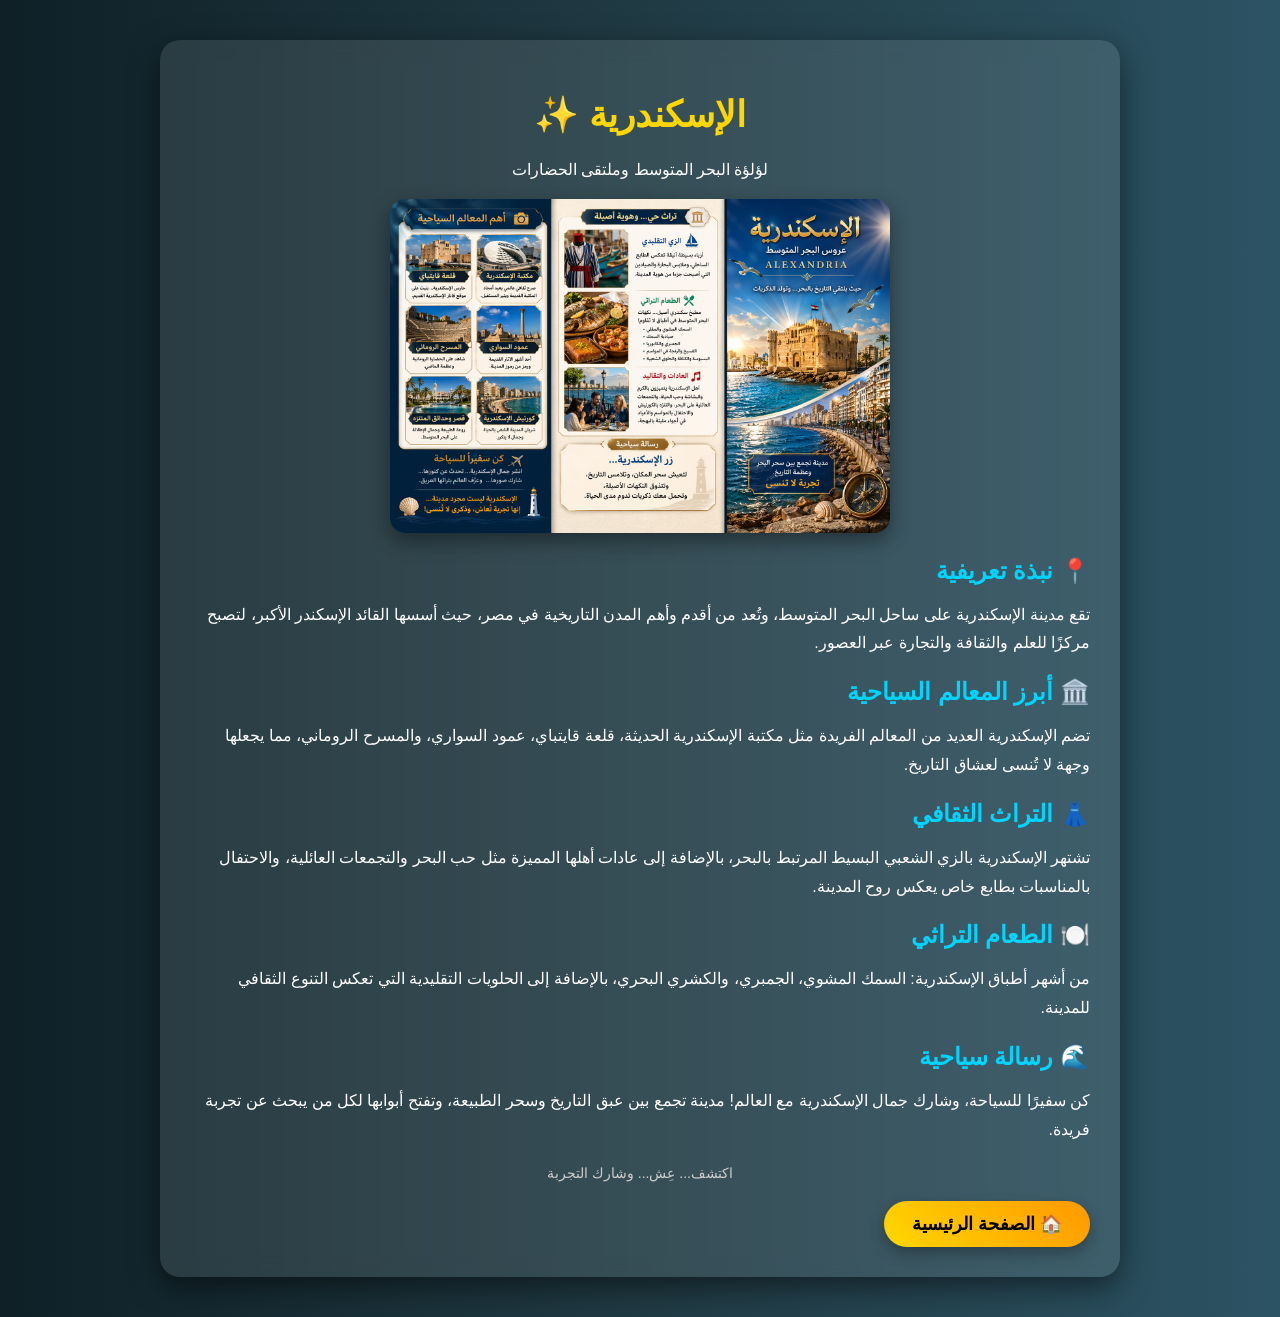
<file: بطاقة تعريفية سفير السياحة/بطاقة تعريفيةسفير السياحة (عن مدينة الاسكندرية)/Alexandria.html>
<!DOCTYPE html><html lang="ar" dir="rtl">
<head>
<meta charset="UTF-8">
<meta name="viewport" content="width=device-width, initial-scale=1.0">
<title>الإسكندرية - لؤلؤة البحر المتوسط</title>
<style>
body {
    font-family: 'Cairo', sans-serif;
    background: linear-gradient(to right, #0f2027, #203a43, #2c5364);
    margin: 0;
    padding: 0;
    color: #fff;
}
.card {
    max-width: 900px;
    margin: 40px auto;
    background: rgba(255,255,255,0.1);
    border-radius: 20px;
    padding: 30px;
    box-shadow: 0 10px 30px rgba(0,0,0,0.5);
    backdrop-filter: blur(10px);
}
.header {
    text-align: center;
    margin-bottom: 20px;
}
.header h1 {
    font-size: 36px;
    color: #ffd700;
}
.section {
    margin-bottom: 20px;
}
.section h2 {
    color: #00d4ff;
    margin-bottom: 10px;
}
.section p {
    line-height: 1.8;
}
.footer {
    text-align: center;
    margin-top: 20px;
    font-size: 14px;
    color: #ccc;
}
</style>
</head>
<body><div class="card">
    <div class="header">
        <h1>الإسكندرية ✨</h1>
        <p>لؤلؤة البحر المتوسط وملتقى الحضارات</p>
    </div>

    <div style="text-align:center; margin:20px 0;">
        <img src="Alex.jpeg" alt="الإسكندرية"
             style="width:80%; max-width:500px; border-radius:15px; box-shadow:0 8px 20px rgba(0,0,0,0.4);">
    </div>

    <div class="section">
    <h2>📍 نبذة تعريفية</h2>
    <p>
        تقع مدينة الإسكندرية على ساحل البحر المتوسط، وتُعد من أقدم وأهم المدن التاريخية في مصر، حيث أسسها القائد <span>الإسكندر الأكبر</span>، لتصبح مركزًا للعلم والثقافة والتجارة عبر العصور.
    </p>
</div>

<div class="section">
    <h2>🏛️ أبرز المعالم السياحية</h2>
    <p>
        تضم الإسكندرية العديد من المعالم الفريدة مثل مكتبة الإسكندرية الحديثة، قلعة قايتباي، عمود السواري، والمسرح الروماني، مما يجعلها وجهة لا تُنسى لعشاق التاريخ.
    </p>
</div>

<div class="section">
    <h2>👗 التراث الثقافي</h2>
    <p>
        تشتهر الإسكندرية بالزي الشعبي البسيط المرتبط بالبحر، بالإضافة إلى عادات أهلها المميزة مثل حب البحر والتجمعات العائلية، والاحتفال بالمناسبات بطابع خاص يعكس روح المدينة.
    </p>
</div>

<div class="section">
    <h2>🍽️ الطعام التراثي</h2>
    <p>
        من أشهر أطباق الإسكندرية: السمك المشوي، الجمبري، والكشري البحري، بالإضافة إلى الحلويات التقليدية التي تعكس التنوع الثقافي للمدينة.
    </p>
</div>

<div class="section">
    <h2>🌊 رسالة سياحية</h2>
    <p>
        كن سفيرًا للسياحة، وشارك جمال الإسكندرية مع العالم! مدينة تجمع بين عبق التاريخ وسحر الطبيعة، وتفتح أبوابها لكل من يبحث عن تجربة فريدة.
    </p>
</div>

<div class="footer">
    <p>اكتشف... عِش... وشارك التجربة</p>
</div>



    <div style="margin-top:20px;">
        <button onclick="window.location.href='index.html'"
            style="
                background: linear-gradient(45deg, #ffd700, #ff9800);
                color: #000;
                border: none;
                padding: 12px 28px;
                font-size: 18px;
                font-weight: bold;
                border-radius: 30px;
                cursor: pointer;
                box-shadow: 0 6px 15px rgba(0,0,0,0.3);
                transition: 0.3s;
            "
            onmouseover="this.style.transform='scale(1.08)'"
            onmouseout="this.style.transform='scale(1)'">
            🏠 الصفحة الرئيسية
        </button>
    </div>
</div>

</div></body>
</html>
</file>
